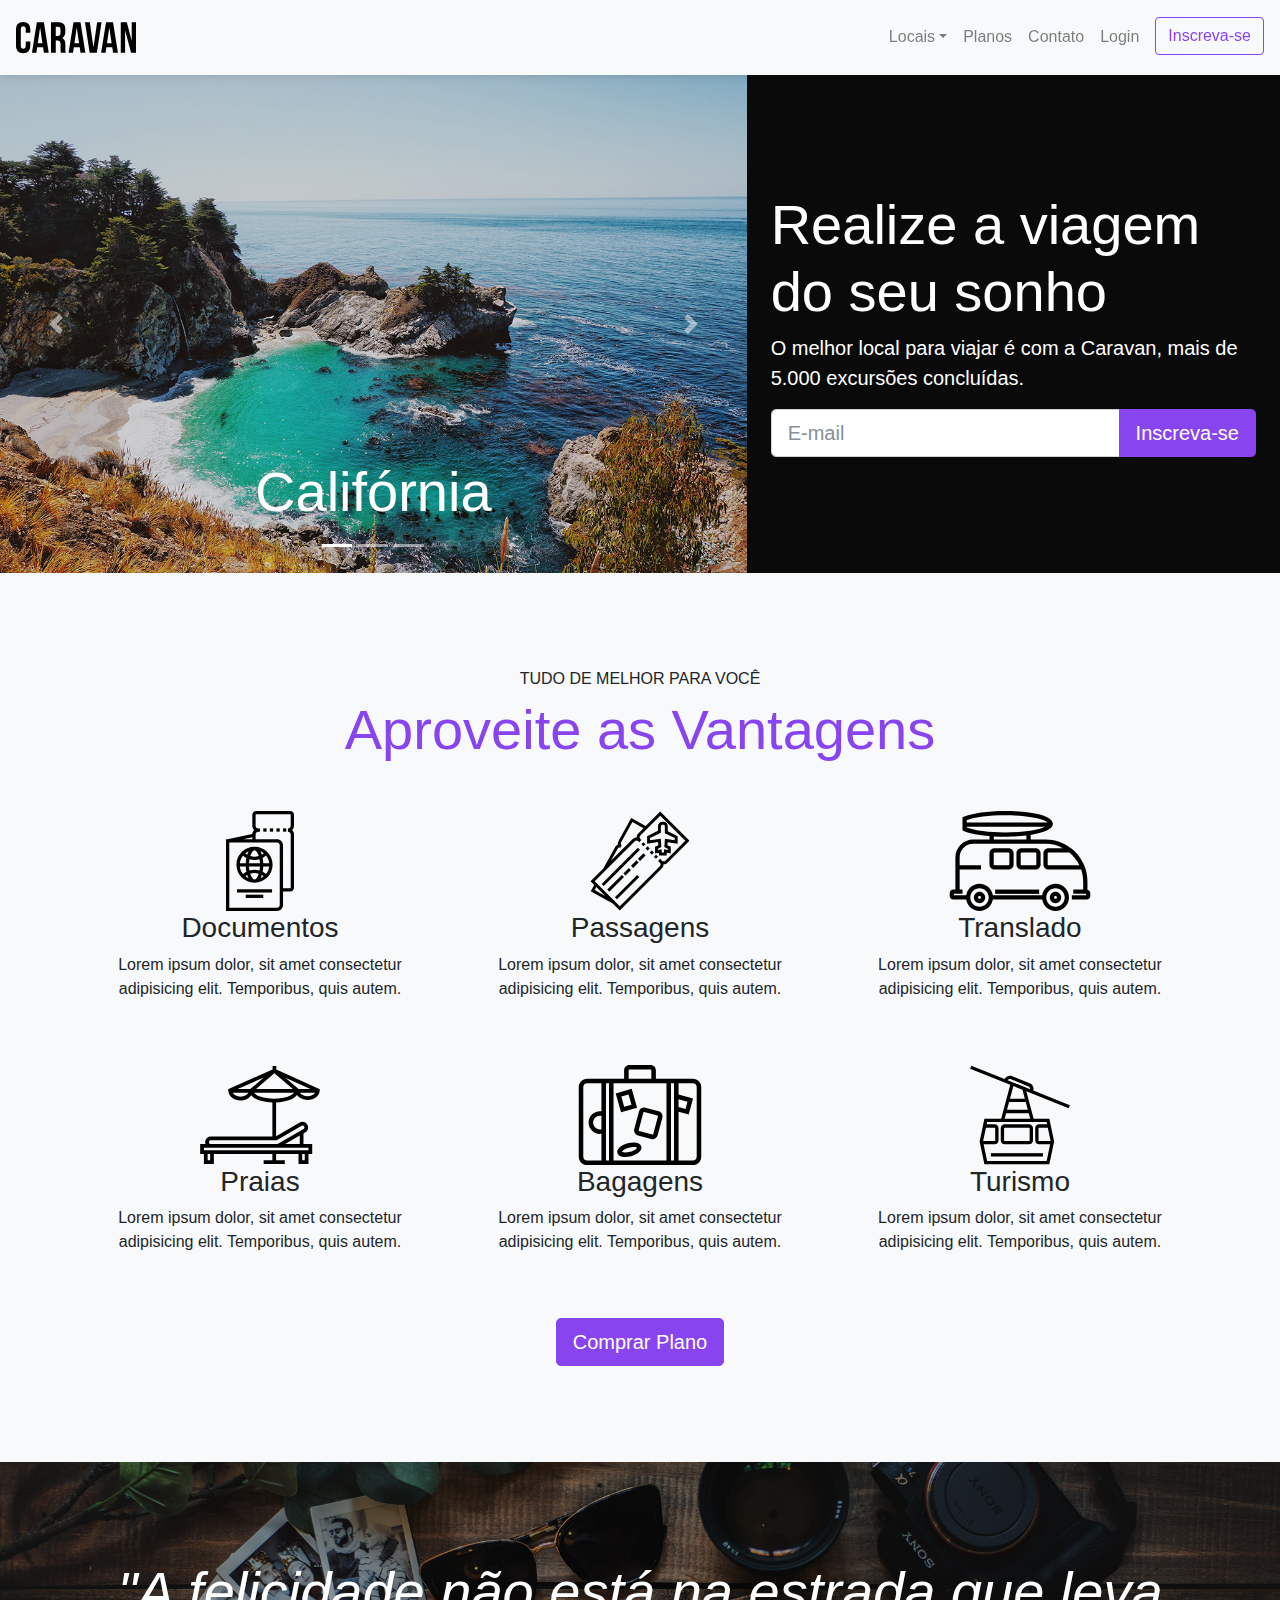
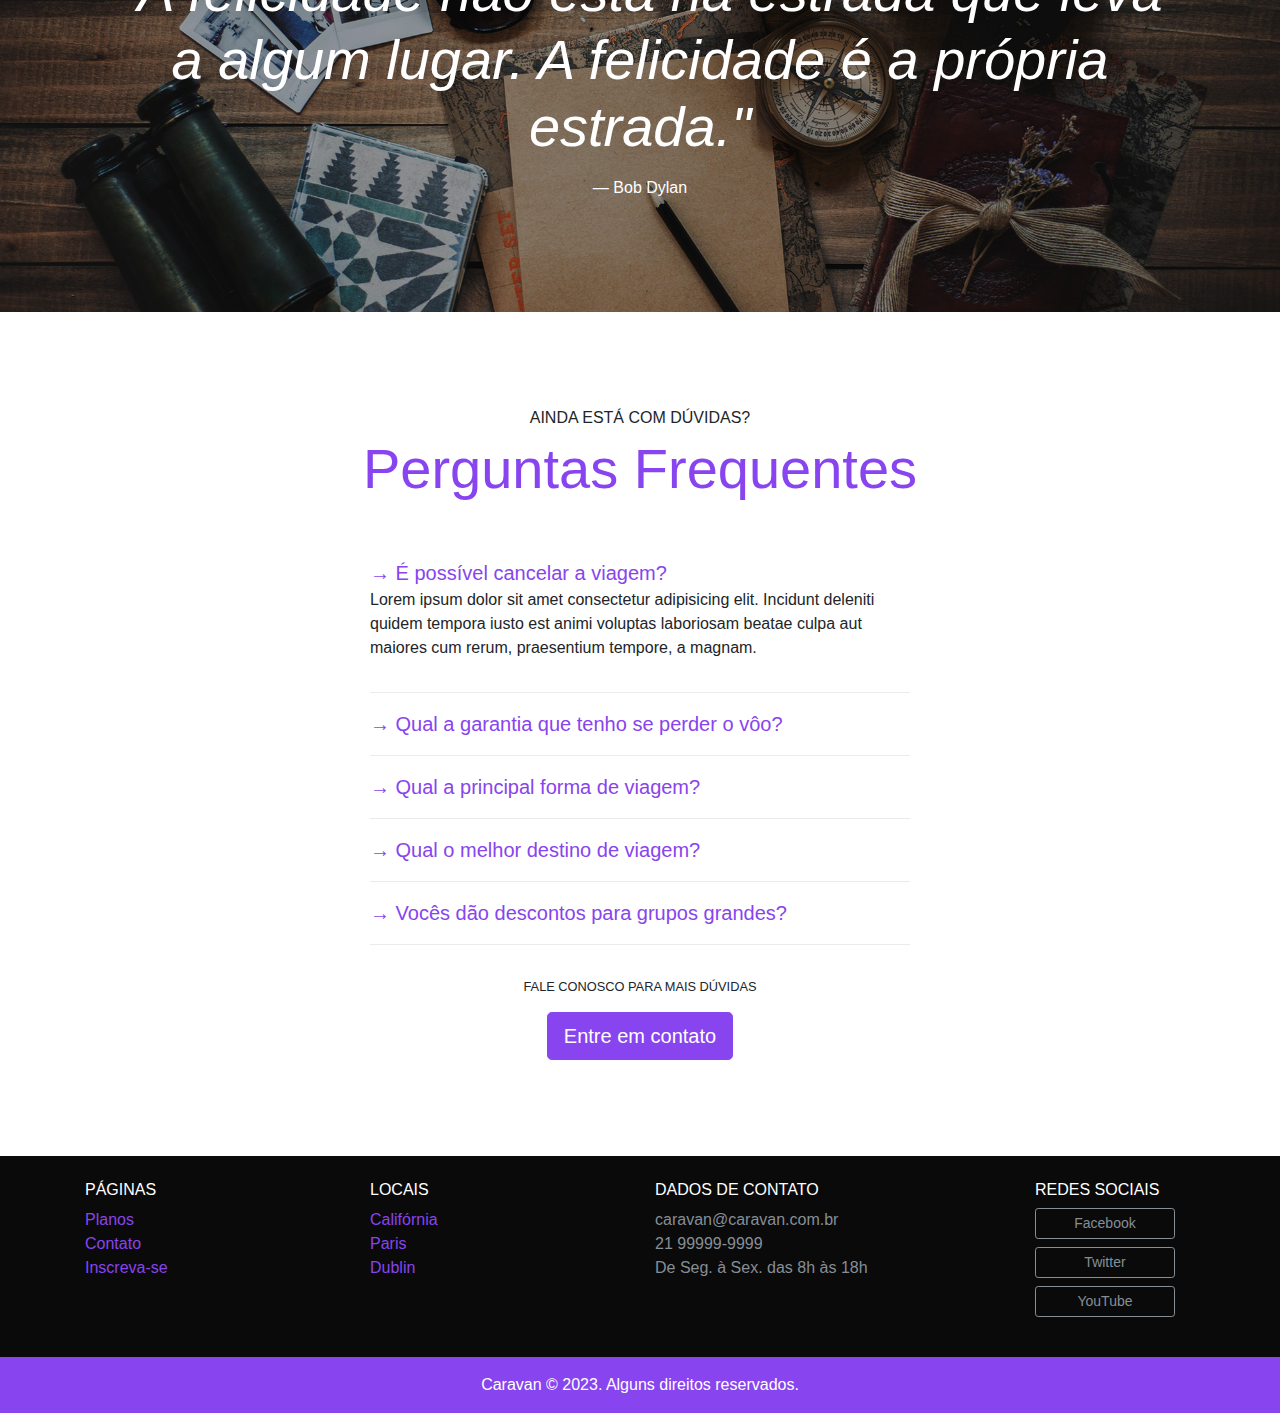
<file: index.html>
<!DOCTYPE html>
<html lang="pt-br">

<head>
  <meta charset="utf-8">
  <meta name="viewport" content="width=device-width, initial-scale=1">
  <title>Caravan</title>
  <link rel="stylesheet" href="./css/bootstrap.css">
  <link rel="stylesheet" href="./css/style.css">
</head>

<body>

  <!-- Modal -->
  <div class="modal fade" id="modalLogin" tabindex="-1" role="dialog" aria-labelledby="modalLoginTitulo"
    aria-hidden="true">
    <div class="modal-dialog" role="document">
      <div class="modal-content">
        <div class="modal-header">
          <h5 class="modal-title" id="modalLoginTitulo">Entre na Sua Conta</h5>
          <button type="button" class="close" data-dismiss="modal" aria-label="Fechar">
            <span aria-hidden="true">&times;</span>
          </button>
        </div>
        <div class="modal-body">
          <form>
            <div class="form-group">
              <label for="inputLoginEmail">E-mail</label>
              <input type="email" class="form-control" id="inputLoginEmail">
            </div>
            <div class="form-group">
              <label for="inputLoginSenha">Senha</label>
              <input type="password" class="form-control" id="inputLoginSenha">
            </div>
            <button type="submit" class="btn btn-primary">Entrar na Conta</button>
            <small class="form-text text-muted">Esqueceu a senha? <a href="#" class="text-primary">Clique
                aqui.</a></small>
          </form>
        </div>
      </div>
    </div>
  </div>
  <!-- Fecha Modal -->

  <nav class="navbar navbar-expand-md navbar-light bg-light fixed-top py-3 box-shadow">
    <a href="index.html" class="navbar-brand">
      <img src="./img/caravan.svg" alt="Caravan">
    </a>

    <button class="navbar-toggler" type="button" data-toggle="collapse" data-target="#navbarSupportedContent"
      aria-controls="navbarSupportedContent" aria-expanded="false" aria-label="Abrir navegação">
      <span class="navbar-toggler-icon"></span>
    </button>

    <div class="collapse navbar-collapse" id="navbarSupportedContent">
      <ul class="navbar-nav ml-auto">
        <li class="nav-item dropdown">
          <a href="#" class="nav-link dropdown-toggle" id="navbarDropdown" role="button" data-toggle="dropdown"
            aria-haspopup="true" aria-expanded="false">Locais</a>
          <div class="dropdown-menu" aria-labelledby="navbarDropdown">
            <a href="local.html" class="dropdown-item">California</a>
            <a href="local.html" class="dropdown-item">Paris</a>
            <a href="local.html" class="dropdown-item">Dublin</a>
          </div>
        </li>
        <li class="nav-item">
          <a href="planos.html" class="nav-link">Planos</a>
        </li>
        <li class="nav-item">
          <a href="contato.html" class="nav-link">Contato</a>
        </li>
        <li class="nav-item">
          <a href="#" class="nav-link" data-toggle="modal" data-target="#modalLogin">Login</a>
        </li>
        <li class="nav-item">
          <a href="inscricao.html" class="btn btn-outline-primary ml-md-2">Inscreva-se</a>
        </li>
      </ul>
    </div>
  </nav>

  <section class="container-fluid">
    <div class="row bg-dark text-white">
      <div class="col-lg-7 p-0">
        <div id="carouselCidades" class="carousel slide" data-ride="carousel">
          <ol class="carousel-indicators">
            <li data-target="#carouselCidades" data-slide-to="0" class="active"></li>
            <li data-target="#carouselCidades" data-slide-to="1"></li>
            <li data-target="#carouselCidades" data-slide-to="2"></li>
          </ol>
          <div class="carousel-inner">
            <div class="carousel-item active">
              <img src="./img/california.jpg" alt="Califórnia" class="d-block w-100">
              <div class="carousel-caption">
                <h3 class="display-4">Califórnia</h3>
              </div>
            </div>
            <div class="carousel-item">
              <img src="./img/paris.jpg" alt="Paris" class="d-block w-100">
              <div class="carousel-caption">
                <h3 class="display-4">Paris</h3>
              </div>
            </div>
            <div class="carousel-item">
              <img src="./img/dublin.jpg" alt="Dublin" class="d-block w-100">
              <div class="carousel-caption">
                <h3 class="display-4">Dublin</h3>
              </div>
            </div>
            <a href="#carouselCidades" class="carousel-control-prev" role="button" data-slide="prev">
              <span class="carousel-control-prev-icon" aria-hidden="true"></span>
              <span class="sr-only">Anterior</span>
            </a>
            <a href="#carouselCidades" class="carousel-control-next" role="button" data-slide="next">
              <span class="carousel-control-next-icon" aria-hidden="true"></span>
              <span class="sr-only">Próximo</span>
            </a>
          </div>
        </div>
      </div>

      <div class="col-lg-5 p-4 align-self-center">
        <h1 class="display-4">Realize a viagem do seu sonho</h1>
        <p class="lead">O melhor local para viajar é com a Caravan, mais de 5.000 excursões concluídas.</p>
        <form action="">
          <div class="input-group input-group-lg">
            <input type="text" class="form-control" placeholder="E-mail" aria-label="E-mail">
            <span class="input-group-btn">
              <button class="btn btn-primary" type="button">Inscreva-se
              </button>
            </span>
          </div>
        </form>
      </div>
    </div>
  </section>

  <section class="py-5 bg-light text-center">
    <div class="container">
      <div class="my-5">
        <span class="h6 d-block">TUDO DE MELHOR PARA VOCÊ</span>
        <h2 class="display-4 text-primary">Aproveite as Vantagens</h2>
      </div>
      <div class="row">
        <div class="col-xl-4 col-md-6 pb-5">
          <div style="height: 100px;" class="d-flex justify-content-center">
            <img src="./img/icones/passaporte.svg" alt="Passaporte">
          </div>
          <h3>Documentos</h3>
          <p>Lorem ipsum dolor, sit amet consectetur adipisicing elit. Temporibus, quis autem.</p>
        </div>
        <div class="col-xl-4 col-md-6 pb-5">
          <div style="height: 100px;" class="d-flex justify-content-center">
            <img src="./img/icones/passagens.svg" alt="Passagens">
          </div>
          <h3>Passagens</h3>
          <p>Lorem ipsum dolor, sit amet consectetur adipisicing elit. Temporibus, quis autem.</p>
        </div>
        <div class="col-xl-4 col-md-6 pb-5">
          <div style="height: 100px;" class="d-flex justify-content-center">
            <img src="./img/icones/translado.svg" alt="Translado">
          </div>
          <h3>Translado</h3>
          <p>Lorem ipsum dolor, sit amet consectetur adipisicing elit. Temporibus, quis autem.</p>
        </div>
        <div class="col-xl-4 col-md-6 pb-5">
          <div style="height: 100px;" class="d-flex justify-content-center">
            <img src="./img/icones/praias.svg" alt="Praias">
          </div>
          <h3>Praias</h3>
          <p>Lorem ipsum dolor, sit amet consectetur adipisicing elit. Temporibus, quis autem.</p>
        </div>
        <div class="col-xl-4 col-md-6 pb-5">
          <div style="height: 100px;" class="d-flex justify-content-center">
            <img src="./img/icones/bagagens.svg" alt="Bagagens">
          </div>
          <h3>Bagagens</h3>
          <p>Lorem ipsum dolor, sit amet consectetur adipisicing elit. Temporibus, quis autem.</p>
        </div>
        <div class="col-xl-4 col-md-6 pb-5">
          <div style="height: 100px;" class="d-flex justify-content-center">
            <img src="./img/icones/turismo.svg" alt="Turismo">
          </div>
          <h3>Turismo</h3>
          <p>Lorem ipsum dolor, sit amet consectetur adipisicing elit. Temporibus, quis autem.</p>
        </div>
      </div>
      <a href="planos.html" class="btn btn-primary btn-lg mb-5">Comprar Plano</a>
    </div>
  </section>

  <section id="home-quote" class="p-md-5">
    <blockquote class="blockquote text-center text-white p-md-5 p-3">
      <p class="display-4"><em>"A felicidade não está na estrada que leva a algum lugar. A felicidade é a própria
          estrada."</em></p>
      <footer class="blockquote-footer text-white">Bob Dylan</footer>
    </blockquote>
  </section>

  <section class="container py-5">
    <div class="my-5 text-center">
      <span class="h6 d-block">AINDA ESTÁ COM DÚVIDAS?</span>
      <h2 class="display-4 text-primary">Perguntas Frequentes</h2>
    </div>
    <div class="row justify-content-center">
      <div class="col-md-6" id="perguntasFrequentes" data-children=".pergunta">
        <div class="pergunta py-2">
          <a href="#pergunta1" class="lead" data-toggle="collapse" data-parent="#perguntasFrequentes"
            aria-expanded="true" aria-controls="pergunta1">→ É possível
            cancelar a viagem?</a>
          <div id="pergunta1" class="collapse show" role="tabpanel">
            <p>Lorem ipsum dolor sit amet consectetur adipisicing elit. Incidunt deleniti quidem tempora iusto est animi
              voluptas laboriosam beatae culpa aut maiores cum rerum, praesentium tempore, a magnam.</p>
          </div>
        </div>
        <div class="dropdown-divider"></div>
        <div class="pergunta py-2">
          <a href="#pergunta2" class="lead" data-toggle="collapse" data-parent="#perguntasFrequentes"
            aria-expanded="true" aria-controls="pergunta2">→ Qual a garantia que tenho se perder o vôo?</a>
          <div id="pergunta2" class="collapse" role="tabpanel">
            <p>Lorem ipsum dolor sit amet consectetur adipisicing elit. Incidunt deleniti quidem tempora iusto est animi
              voluptas laboriosam beatae culpa aut maiores cum rerum, praesentium tempore, a magnam.</p>
          </div>
        </div>
        <div class="dropdown-divider"></div>
        <div class="pergunta py-2">
          <a href="#pergunta3" class="lead" data-toggle="collapse" data-parent="#perguntasFrequentes"
            aria-expanded="true" aria-controls="pergunta3">→ Qual a principal forma de viagem?</a>
          <div id="pergunta3" class="collapse" role="tabpanel">
            <p>Lorem ipsum dolor sit amet consectetur adipisicing elit. Incidunt deleniti quidem tempora iusto est
              animi
              voluptas laboriosam beatae culpa aut maiores cum rerum, praesentium tempore, a magnam.</p>
          </div>
        </div>
        <div class="dropdown-divider"></div>
        <div class="pergunta py-2">
          <a href="#pergunta4" class="lead" data-toggle="collapse" data-parent="#perguntasFrequentes"
            aria-expanded="true" aria-controls="pergunta4">→ Qual o melhor destino de viagem?</a>
          <div id="pergunta4" class="collapse" role="tabpanel">
            <p>Lorem ipsum dolor sit amet consectetur adipisicing elit. Incidunt deleniti quidem tempora iusto est
              animi
              voluptas laboriosam beatae culpa aut maiores cum rerum, praesentium tempore, a magnam.</p>
          </div>
        </div>
        <div class="dropdown-divider"></div>
        <div class="pergunta py-2">
          <a href="#pergunta5" class="lead" data-toggle="collapse" data-parent="#perguntasFrequentes"
            aria-expanded="true" aria-controls="pergunta5">→ Vocês dão descontos para grupos grandes?</a>
          <div id="pergunta5" class="collapse" role="tabpanel">
            <p>Lorem ipsum dolor sit amet consectetur adipisicing elit. Incidunt deleniti quidem tempora iusto est
              animi
              voluptas laboriosam beatae culpa aut maiores cum rerum, praesentium tempore, a magnam.</p>
          </div>
        </div>
        <div class="dropdown-divider"></div>
      </div>
    </div>
    <div class="text-center mt-4">
      <p class="small">FALE CONOSCO PARA MAIS DÚVIDAS</p>
      <a href="contato.html" class="btn btn-primary btn-lg mb-5">Entre em contato</a>
    </div>
  </section>

  <footer class="bg-dark text-white">
    <div class="container py-4">
      <div class="row">
        <div class="col-md-3 col-6">
          <h4 class="h6">PÁGINAS</h4>
          <ul class="list-unstyled">
            <li><a href="planos.html">Planos</a></li>
            <li><a href="contato.html">Contato</a></li>
            <li><a href="inscricao.html">Inscreva-se</a></li>
          </ul>
        </div>
        <div class="col-md-3 col-6">
          <h4 class=" h6">LOCAIS</h4>
          <ul class="list-unstyled">
            <li><a href="local.html">Califórnia</a></li>
            <li><a href="local.html">Paris</a></li>
            <li><a href="local.html">Dublin</a></li>
          </ul>
        </div>
        <div class="col-md-4">
          <h4 class="h6">DADOS DE CONTATO</h4>
          <ul class="list-unstyled text-secondary">
            <li>caravan@caravan.com.br</li>
            <li>21 99999-9999</li>
            <li>De Seg. à Sex. das 8h às 18h</li>
          </ul>
        </div>
        <div class="col-md-2">
          <h4 class="h6">REDES SOCIAIS</h4>
          <ul class="list-unstyled text-secondary">
            <li>
              <a href="" style="max-width:140px" class="btn btn-outline-secondary btn-sm btn-block mb-2">Facebook</a>
            </li>
            <li>
              <a href="" style="max-width:140px" class="btn btn-outline-secondary btn-sm btn-block mb-2">Twitter</a>
            </li>
            <li>
              <a href="" style="max-width:140px" class="btn btn-outline-secondary btn-sm btn-block">YouTube</a>
            </li>
          </ul>
        </div>
      </div>
    </div>
    <div class="bg-primary text-center py-3">
      <p class="mb-0">Caravan © 2023. Alguns direitos reservados.</p>
    </div>
  </footer>

  <script src="./js/jquery-3.2.1.slim.min.js"></script>
  <script src="./js/popper.min.js"></script>
  <script src="./js/bootstrap.js"></script>
  <script src="./js/main.js"></script>

</body>

</html>
</file>
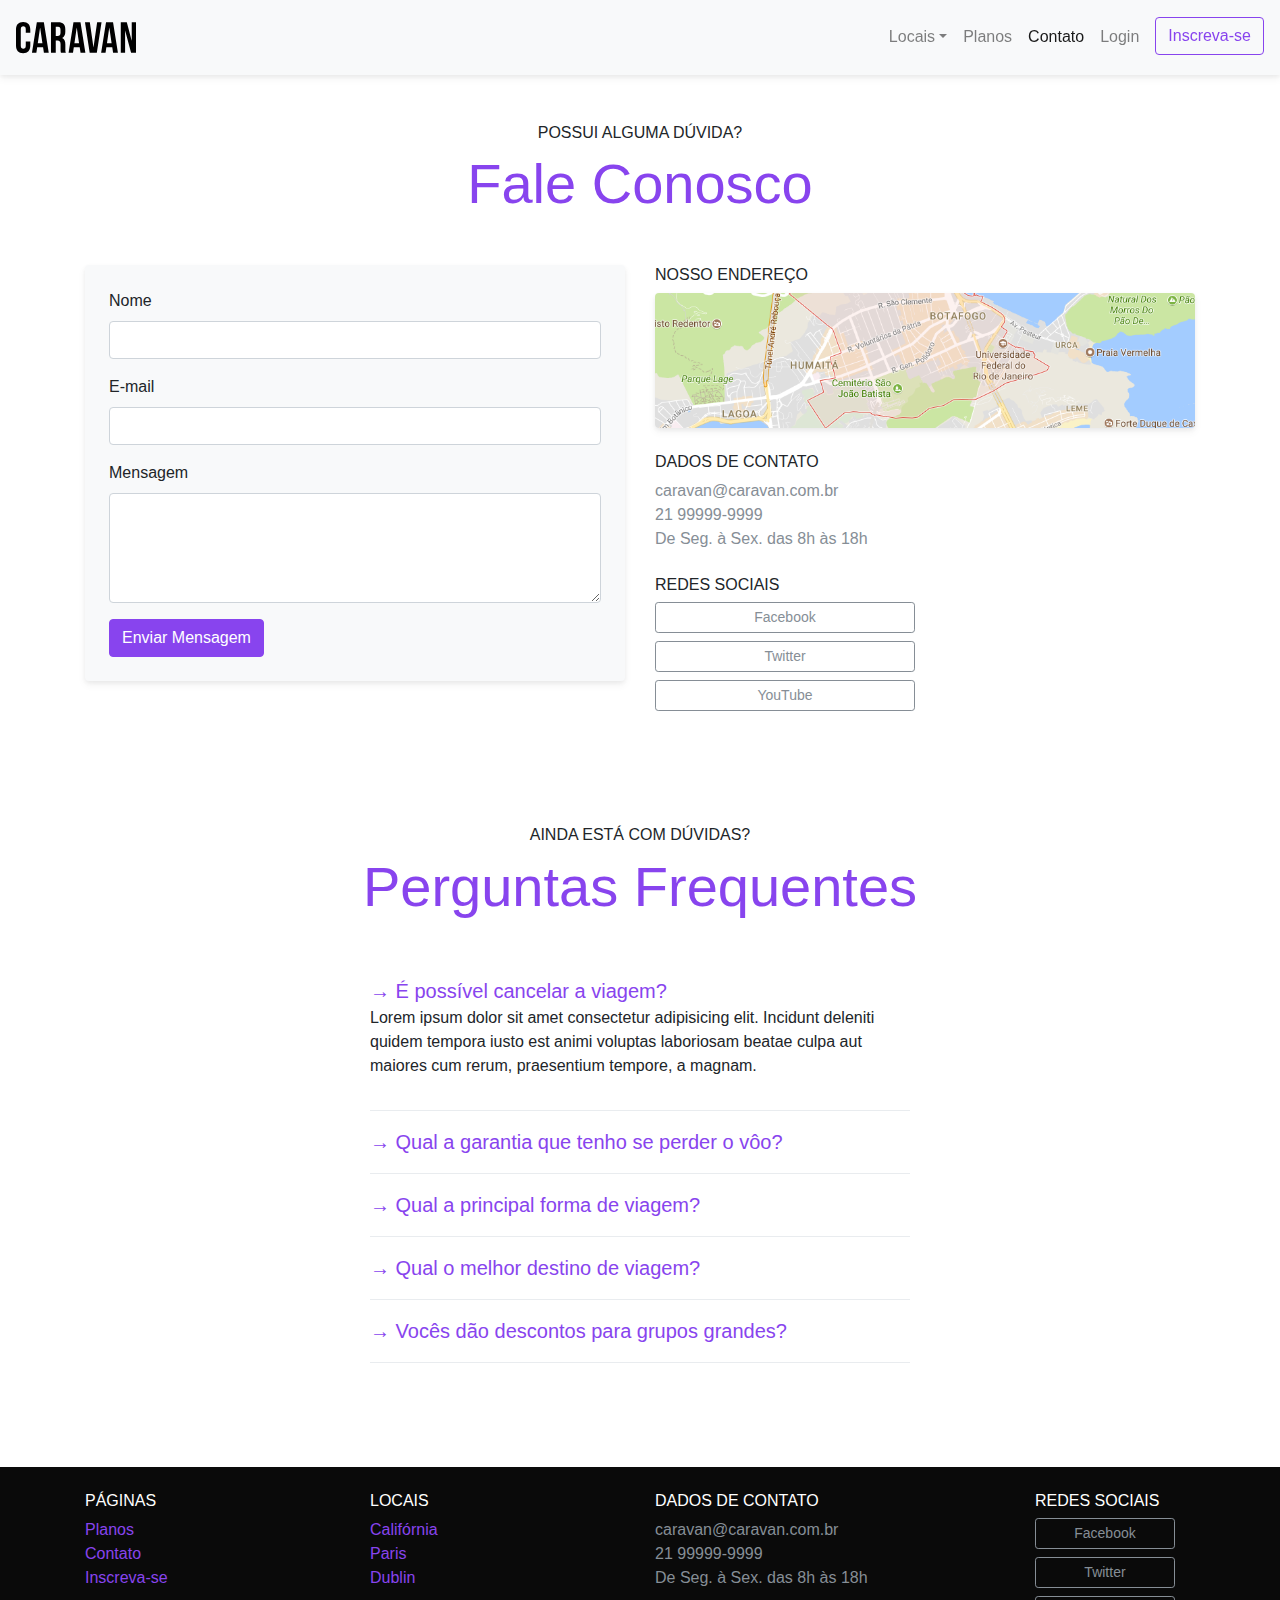
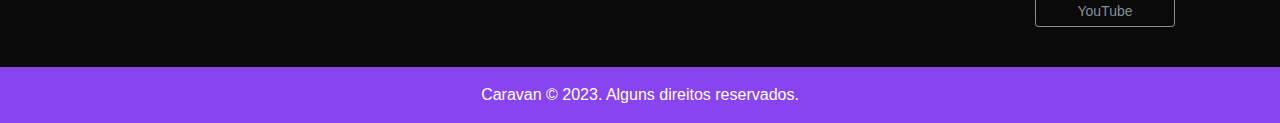
<file: contato.html>
<!DOCTYPE html>
<html lang="pt-br">

<head>
  <meta charset="utf-8">
  <meta name="viewport" content="width=device-width, initial-scale=1">
  <title>Caravan - Contato</title>
  <link rel="stylesheet" href="./css/bootstrap.css">
  <link rel="stylesheet" href="./css/style.css">
</head>

<body>

  <!-- Modal -->
  <div class="modal fade" id="modalLogin" tabindex="-1" role="dialog" aria-labelledby="modalLoginTitulo"
    aria-hidden="true">
    <div class="modal-dialog" role="document">
      <div class="modal-content">
        <div class="modal-header">
          <h5 class="modal-title" id="modalLoginTitulo">Entre na Sua Conta</h5>
          <button type="button" class="close" data-dismiss="modal" aria-label="Fechar">
            <span aria-hidden="true">&times;</span>
          </button>
        </div>
        <div class="modal-body">
          <form>
            <div class="form-group">
              <label for="inputLoginEmail">E-mail</label>
              <input type="email" class="form-control" id="inputLoginEmail">
            </div>
            <div class="form-group">
              <label for="inputLoginSenha">Senha</label>
              <input type="password" class="form-control" id="inputLoginSenha">
            </div>
            <button type="submit" class="btn btn-primary">Entrar na Conta</button>
            <small class="form-text text-muted">Esqueceu a senha? <a href="#" class="text-primary">Clique
                aqui.</a></small>
          </form>
        </div>
      </div>
    </div>
  </div>
  <!-- Fecha Modal -->

  <nav class="navbar navbar-expand-md navbar-light bg-light fixed-top py-3 box-shadow">
    <a href="index.html" class="navbar-brand">
      <img src="./img/caravan.svg" alt="Caravan">
    </a>

    <button class="navbar-toggler" type="button" data-toggle="collapse" data-target="#navbarSupportedContent"
      aria-controls="navbarSupportedContent" aria-expanded="false" aria-label="Abrir navegação">
      <span class="navbar-toggler-icon"></span>
    </button>

    <div class="collapse navbar-collapse" id="navbarSupportedContent">
      <ul class="navbar-nav ml-auto">
        <li class="nav-item dropdown">
          <a href="#" class="nav-link dropdown-toggle" id="navbarDropdown" role="button" data-toggle="dropdown"
            aria-haspopup="true" aria-expanded="false">Locais</a>
          <div class="dropdown-menu" aria-labelledby="navbarDropdown">
            <a href="local.html" class="dropdown-item">California</a>
            <a href="local.html" class="dropdown-item">Paris</a>
            <a href="local.html" class="dropdown-item">Dublin</a>
          </div>
        </li>
        <li class="nav-item">
          <a href="planos.html" class="nav-link">Planos</a>
        </li>
        <li class="nav-item">
          <a href="contato.html" class="nav-link active">Contato</a>
        </li>
        <li class="nav-item">
          <a href="#" class="nav-link" data-toggle="modal" data-target="#modalLogin">Login</a>
        </li>
        <li class="nav-item">
          <a href="inscricao.html" class="btn btn-outline-primary ml-md-2">Inscreva-se</a>
        </li>
      </ul>
    </div>
  </nav>

  <section class="container">
    <div class="text-center my-5">
      <span class="h6 d-block">POSSUI ALGUMA DÚVIDA?</span>
      <h1 class="display-4 text-primary">Fale Conosco</h1>
    </div>
    <div class="row">
      <div class="col-lg mb-5">
        <form class="bg-light rounded p-4 box-shadow">
          <div class="form-group">
            <label for="clienteNome">Nome</label>
            <input type="text" class="form-control" id="clienteNome">
          </div>
          <div class="form-group">
            <label for="clienteEmail">E-mail</label>
            <input type="email" class="form-control" id="clienteEmail">
          </div>
          <div class="form-group">
            <label for="clienteMensagem">Mensagem</label>
            <textarea id="clienteMensagem" class="form-control" rows="4"></textarea>
          </div>
          <button type="submit" class="btn btn-primary">Enviar Mensagem</button>
        </form>
      </div>
      <div class="col-lg">
        <h2 class="h6">NOSSO ENDEREÇO</h2>
        <a href="https://www.google.com.br/maps" target="_blank"><img src="./img/mapa.png"
            class="img-fluid box-shadow rounded mb-4" alt="Endereço da Empresa"></a>
        <h2 class="h6">DADOS DE CONTATO</h2>
        <ul class="list-unstyled text-secondary mb-4">
          <li>caravan@caravan.com.br</li>
          <li>21 99999-9999</li>
          <li>De Seg. à Sex. das 8h às 18h</li>
        </ul>
        <h2 class="h6">REDES SOCIAIS</h2>
        <ul class="list-unstyled text-secondary" style="max-width:260px">
          <li>
            <a href="" class="btn btn-outline-secondary btn-sm btn-block mb-2">Facebook</a>
          </li>
          <li>
            <a href="" class="btn btn-outline-secondary btn-sm btn-block mb-2">Twitter</a>
          </li>
          <li>
            <a href="" class="btn btn-outline-secondary btn-sm btn-block">YouTube</a>
          </li>
        </ul>
      </div>
    </div>
  </section>

  <section class="container py-5">
    <div class="my-5 text-center">
      <span class="h6 d-block">AINDA ESTÁ COM DÚVIDAS?</span>
      <h2 class="display-4 text-primary">Perguntas Frequentes</h2>
    </div>
    <div class="row justify-content-center">
      <div class="col-md-6" id="perguntasFrequentes" data-children=".pergunta">
        <div class="pergunta py-2">
          <a href="#pergunta1" class="lead" data-toggle="collapse" data-parent="#perguntasFrequentes"
            aria-expanded="true" aria-controls="pergunta1">→ É possível
            cancelar a viagem?</a>
          <div id="pergunta1" class="collapse show" role="tabpanel">
            <p>Lorem ipsum dolor sit amet consectetur adipisicing elit. Incidunt deleniti quidem tempora iusto est animi
              voluptas laboriosam beatae culpa aut maiores cum rerum, praesentium tempore, a magnam.</p>
          </div>
        </div>
        <div class="dropdown-divider"></div>
        <div class="pergunta py-2">
          <a href="#pergunta2" class="lead" data-toggle="collapse" data-parent="#perguntasFrequentes"
            aria-expanded="true" aria-controls="pergunta2">→ Qual a garantia que tenho se perder o vôo?</a>
          <div id="pergunta2" class="collapse" role="tabpanel">
            <p>Lorem ipsum dolor sit amet consectetur adipisicing elit. Incidunt deleniti quidem tempora iusto est animi
              voluptas laboriosam beatae culpa aut maiores cum rerum, praesentium tempore, a magnam.</p>
          </div>
        </div>
        <div class="dropdown-divider"></div>
        <div class="pergunta py-2">
          <a href="#pergunta3" class="lead" data-toggle="collapse" data-parent="#perguntasFrequentes"
            aria-expanded="true" aria-controls="pergunta3">→ Qual a principal forma de viagem?</a>
          <div id="pergunta3" class="collapse" role="tabpanel">
            <p>Lorem ipsum dolor sit amet consectetur adipisicing elit. Incidunt deleniti quidem tempora iusto est
              animi
              voluptas laboriosam beatae culpa aut maiores cum rerum, praesentium tempore, a magnam.</p>
          </div>
        </div>
        <div class="dropdown-divider"></div>
        <div class="pergunta py-2">
          <a href="#pergunta4" class="lead" data-toggle="collapse" data-parent="#perguntasFrequentes"
            aria-expanded="true" aria-controls="pergunta4">→ Qual o melhor destino de viagem?</a>
          <div id="pergunta4" class="collapse" role="tabpanel">
            <p>Lorem ipsum dolor sit amet consectetur adipisicing elit. Incidunt deleniti quidem tempora iusto est
              animi
              voluptas laboriosam beatae culpa aut maiores cum rerum, praesentium tempore, a magnam.</p>
          </div>
        </div>
        <div class="dropdown-divider"></div>
        <div class="pergunta py-2">
          <a href="#pergunta5" class="lead" data-toggle="collapse" data-parent="#perguntasFrequentes"
            aria-expanded="true" aria-controls="pergunta5">→ Vocês dão descontos para grupos grandes?</a>
          <div id="pergunta5" class="collapse" role="tabpanel">
            <p>Lorem ipsum dolor sit amet consectetur adipisicing elit. Incidunt deleniti quidem tempora iusto est
              animi
              voluptas laboriosam beatae culpa aut maiores cum rerum, praesentium tempore, a magnam.</p>
          </div>
        </div>
        <div class="dropdown-divider"></div>
      </div>
    </div>
  </section>


  <footer class="bg-dark text-white mt-5">
    <div class="container py-4">
      <div class="row">
        <div class="col-md-3 col-6">
          <h4 class="h6">PÁGINAS</h4>
          <ul class="list-unstyled">
            <li><a href="planos.html">Planos</a></li>
            <li><a href="contato.html">Contato</a></li>
            <li><a href="inscricao.html">Inscreva-se</a></li>
          </ul>
        </div>
        <div class="col-md-3 col-6">
          <h4 class=" h6">LOCAIS</h4>
          <ul class="list-unstyled">
            <li><a href="local.html">Califórnia</a></li>
            <li><a href="local.html">Paris</a></li>
            <li><a href="local.html">Dublin</a></li>
          </ul>
        </div>
        <div class="col-md-4">
          <h4 class="h6">DADOS DE CONTATO</h4>
          <ul class="list-unstyled text-secondary">
            <li>caravan@caravan.com.br</li>
            <li>21 99999-9999</li>
            <li>De Seg. à Sex. das 8h às 18h</li>
          </ul>
        </div>
        <div class="col-md-2">
          <h4 class="h6">REDES SOCIAIS</h4>
          <ul class="list-unstyled text-secondary">
            <li>
              <a href="" style="max-width:140px" class="btn btn-outline-secondary btn-sm btn-block mb-2">Facebook</a>
            </li>
            <li>
              <a href="" style="max-width:140px" class="btn btn-outline-secondary btn-sm btn-block mb-2">Twitter</a>
            </li>
            <li>
              <a href="" style="max-width:140px" class="btn btn-outline-secondary btn-sm btn-block">YouTube</a>
            </li>
          </ul>
        </div>
      </div>
    </div>
    <div class="bg-primary text-center py-3">
      <p class="mb-0">Caravan © 2023. Alguns direitos reservados.</p>
    </div>
  </footer>

  <script src="./js/jquery-3.2.1.slim.min.js"></script>
  <script src="./js/popper.min.js"></script>
  <script src="./js/bootstrap.js"></script>
  <script src="./js/main.js"></script>

</body>

</html>
</file>
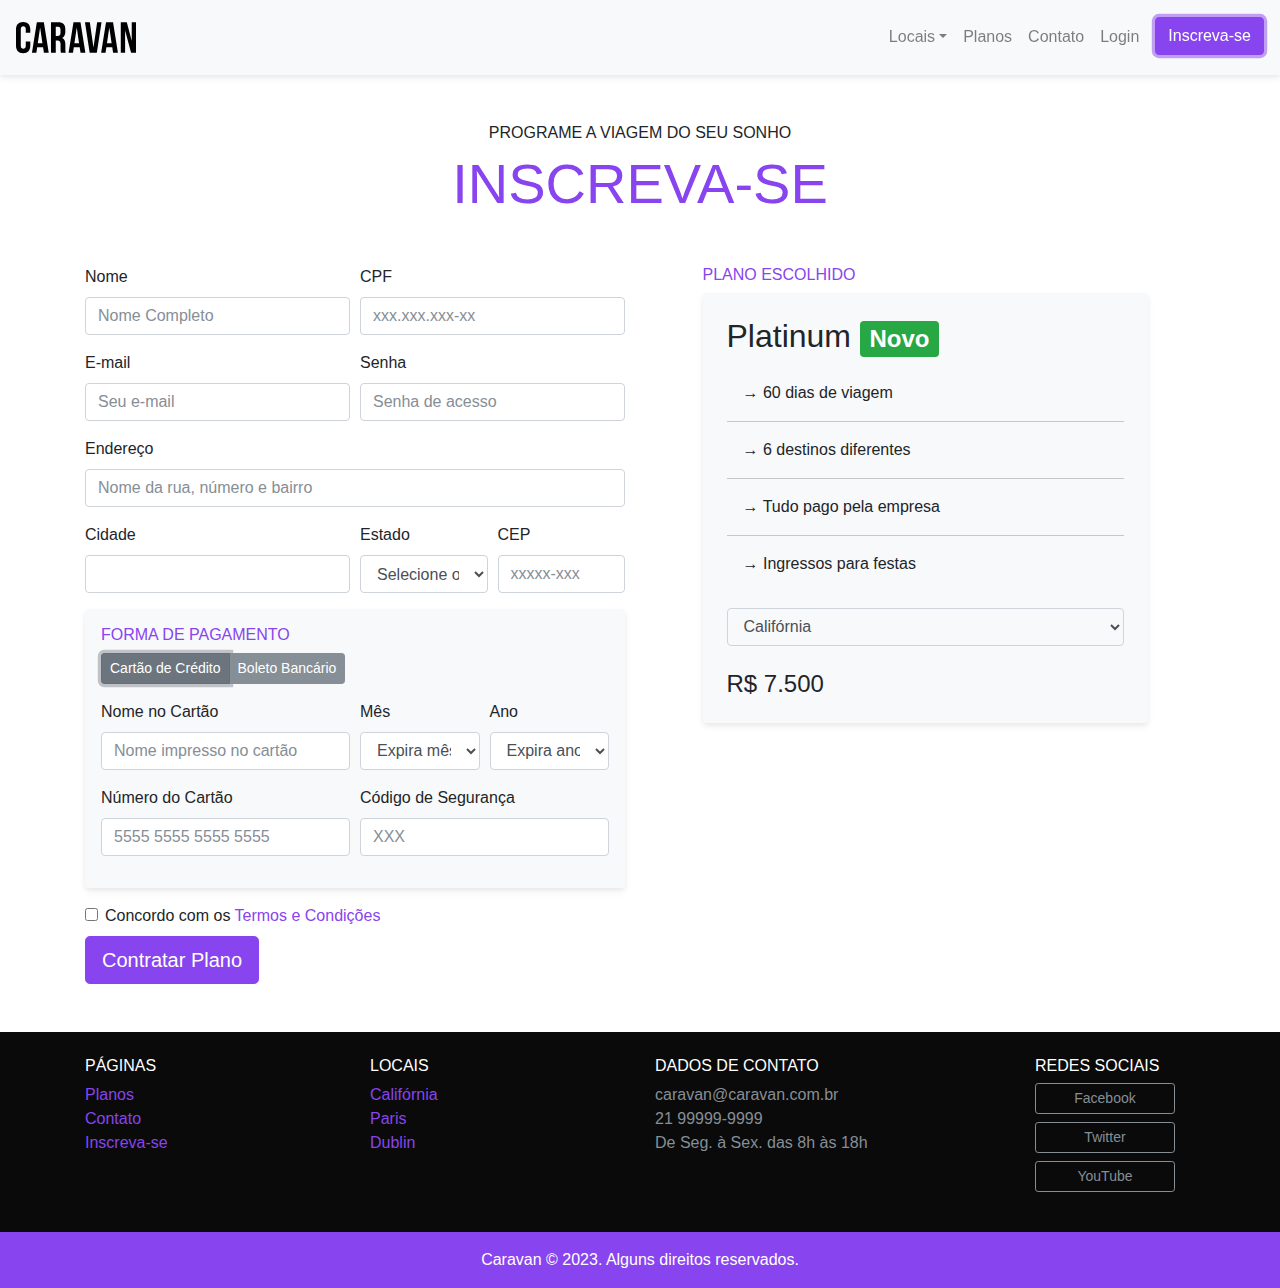
<file: inscricao.html>
<!DOCTYPE html>
<html lang="pt-br">

<head>
  <meta charset="utf-8">
  <meta name="viewport" content="width=device-width, initial-scale=1">
  <title>Caravan - Inscreva-se</title>
  <link rel="stylesheet" href="./css/bootstrap.css">
  <link rel="stylesheet" href="./css/style.css">
</head>

<body>

  <!-- Modal -->
  <div class="modal fade" id="modalLogin" tabindex="-1" role="dialog" aria-labelledby="modalLoginTitulo"
    aria-hidden="true">
    <div class="modal-dialog" role="document">
      <div class="modal-content">
        <div class="modal-header">
          <h5 class="modal-title" id="modalLoginTitulo">Entre na Sua Conta</h5>
          <button type="button" class="close" data-dismiss="modal" aria-label="Fechar">
            <span aria-hidden="true">&times;</span>
          </button>
        </div>
        <div class="modal-body">
          <form>
            <div class="form-group">
              <label for="inputLoginEmail">E-mail</label>
              <input type="email" class="form-control" id="inputLoginEmail">
            </div>
            <div class="form-group">
              <label for="inputLoginSenha">Senha</label>
              <input type="password" class="form-control" id="inputLoginSenha">
            </div>
            <button type="submit" class="btn btn-primary">Entrar na Conta</button>
            <small class="form-text text-muted">Esqueceu a senha? <a href="#" class="text-primary">Clique
                aqui.</a></small>
          </form>
        </div>
      </div>
    </div>
  </div>
  <!-- Fecha Modal -->

  <nav class="navbar navbar-expand-md navbar-light bg-light fixed-top py-3 box-shadow">
    <a href="index.html" class="navbar-brand">
      <img src="./img/caravan.svg" alt="Caravan">
    </a>

    <button class="navbar-toggler" type="button" data-toggle="collapse" data-target="#navbarSupportedContent"
      aria-controls="navbarSupportedContent" aria-expanded="false" aria-label="Abrir navegação">
      <span class="navbar-toggler-icon"></span>
    </button>

    <div class="collapse navbar-collapse" id="navbarSupportedContent">
      <ul class="navbar-nav ml-auto">
        <li class="nav-item dropdown">
          <a href="#" class="nav-link dropdown-toggle" id="navbarDropdown" role="button" data-toggle="dropdown"
            aria-haspopup="true" aria-expanded="false">Locais</a>
          <div class="dropdown-menu" aria-labelledby="navbarDropdown">
            <a href="local.html" class="dropdown-item">California</a>
            <a href="local.html" class="dropdown-item">Paris</a>
            <a href="local.html" class="dropdown-item">Dublin</a>
          </div>
        </li>
        <li class="nav-item">
          <a href="planos.html" class="nav-link">Planos</a>
        </li>
        <li class="nav-item">
          <a href="contato.html" class="nav-link">Contato</a>
        </li>
        <li class="nav-item">
          <a href="#" class="nav-link" data-toggle="modal" data-target="#modalLogin">Login</a>
        </li>
        <li class="nav-item">
          <a href="inscricao.html" class="btn btn-outline-primary ml-md-2 active">Inscreva-se</a>
        </li>
      </ul>
    </div>
  </nav>

  <section class="container">
    <div class="text-center my-5">
      <span class="h6 d-block">PROGRAME A VIAGEM DO SEU SONHO</span>
      <h1 class="display-4 text-primary">INSCREVA-SE</h1>
    </div>
    <div class="row">
      <form class="col-lg-6">
        <div class="form-row">
          <div class="form-group col-md-6">
            <label for="inputNome">Nome</label>
            <input type="text" class="form-control" id="inputNome" placeholder="Nome Completo">
          </div>
          <div class="form-group col-md-6">
            <label for="inputCPF">CPF</label>
            <input type="text" class="form-control" id="inputCPF" placeholder="xxx.xxx.xxx-xx">
          </div>
        </div>
        <div class="form-row">
          <div class="form-group col-md-6">
            <label for="inputEmail">E-mail</label>
            <input type="email" class="form-control" id="inputEmail" placeholder="Seu e-mail">
          </div>
          <div class="form-group col-md-6">
            <label for="inputSenha">Senha</label>
            <input type="password" class="form-control" id="inputSenha" placeholder="Senha de acesso">
          </div>
          <div class="form-group col-12">
            <label for="inputEndereco">Endereço</label>
            <input type="password" class="form-control" id="inputEndereco" placeholder="Nome da rua, número e bairro">
          </div>
          <div class="form-group col-md-6">
            <label for="inputCidade">Cidade</label>
            <input type="password" class="form-control" id="inputCidade">
          </div>
          <div class="form-group col-md-3 col-6">
            <label for="inputEstado">Estado</label>
            <select id="inputEstado" class="form-control">
              <option>Selecione o Estado</option>
              <option>Rio de Janeiro</option>
              <option>São Paulo</option>
              <option>Paraná</option>
              <option>Ceará</option>
              <option>Acre</option>
            </select>
          </div>
          <div class="form-group col-md-3 col-6">
            <label for="inputCEP">CEP</label>
            <input type="password" class="form-control" id="inputCEP" placeholder="xxxxx-xxx">
          </div>
        </div>
        <div class="bg-light rounded box-shadow p-3 form-group">
          <h2 class="h6 text-primary">FORMA DE PAGAMENTO</h2>
          <nav class="nav btn-group mb-3" id="formaPagamento" role="tablist">
            <button type="button" class="btn btn-secondary btn-sm active" id="nav-cartao-tab" data-toggle="tab"
              href="#nav-cartao" role="tab" aria-controls="nav-cartao" aria-selected="true">Cartão de Crédito</button>
            <button type="button" class="btn btn-secondary btn-sm" id="nav-cartao-tab" data-toggle="tab"
              href="#nav-boleto" role="tab" aria-controls="nav-boleto" aria-selected="false">Boleto Bancário</button>
          </nav>
          <div class="tab-content" id="formaPagamentoConteudo">
            <div class="tab-pane fade show active" id="nav-cartao" role="tabpanel" aria-labelledby="nav-cartao-tab">
              <div class="form-row">
                <div class="form-group col-md-6">
                  <label for="inputNomeCartao">Nome no Cartão</label>
                  <input type="text" class="form-control" id="inputNomeCartao" placeholder="Nome impresso no cartão">
                </div>
                <div class="form-group col-md-3 col-6">
                  <label for="inputMes">Mês</label>
                  <select id="inputMes" class="form-control">
                    <option>Expira mês...</option>
                    <option>01</option>
                    <option>02</option>
                    <option>03</option>
                    <option>04</option>
                    <option>05</option>
                    <option>06</option>
                    <option>07</option>
                    <option>08</option>
                    <option>09</option>
                    <option>10</option>
                    <option>11</option>
                    <option>12</option>
                  </select>
                </div>
                <div class="form-group col-md-3 col-6">
                  <label for="inputAno">Ano</label>
                  <select id="inputAno" class="form-control">
                    <option>Expira ano...</option>
                    <option>2024</option>
                    <option>2025</option>
                    <option>2026</option>
                  </select>
                </div>
                <div class="form-group col-md-6">
                  <label for="inputNumeroCartao">Número do Cartão</label>
                  <input type="text" class="form-control" id="inputNumeroCartao" placeholder="5555 5555 5555 5555">
                </div>
                <div class="form-group col-md-6">
                  <label for="inputCodigoCartao">Código de Segurança</label>
                  <input type="text" class="form-control" id="inputCodigoCartao" placeholder="XXX">
                </div>
              </div>
            </div>
            <div class="tab-pane fade" id="nav-boleto" role="tabpanel" aria-labelledby="nav-boleto-tab">
              <p class="lead">Clique em contratar plano que enviaremos um boleto para o seu e-mail.</p>
            </div>
          </div>
        </div>
        <div class="form-check">
          <label class="form-check-label">
            <input type="checkbox" class="form-check-input">
            Concordo com os <a href="#" class="text-primary">Termos e Condições</a>
          </label>
        </div>
        <button type="submit" class="btn btn-primary btn-lg">Contratar Plano</button>
      </form>
      <div class="col-lg-5 mx-auto order-first order-lg-1 mb-5">
        <h2 class="h6 text-primary">PLANO ESCOLHIDO</h2>
        <div class="bg-light rounded p-4 box-shadow">
          <h2>Platinum <span class="badge badge-success">Novo</span></h2>
          <ul class="list-unstyled lista-plano">
            <li>→ 60 dias de viagem</li>
            <li>→ 6 destinos diferentes</li>
            <li>→ Tudo pago pela empresa</li>
            <li>→ Ingressos para festas</li>
          </ul>
          <form>
            <div class="form-group">
              <select id="inputCidades" class="form-control bg-light">
                <option>Selecione a cidade</option>
                <option selected>Califórnia</option>
                <option>Paris</option>
                <option>Dublin</option>
              </select>
            </div>
          </form>
          <div class="row mt-4">
            <div class="col">
              <span class="h4">R$ 7.500</span>
            </div>
          </div>
        </div>
      </div>
    </div>
  </section>

  <footer class=" bg-dark text-white mt-5">
    <div class="container py-4">
      <div class="row">
        <div class="col-md-3 col-6">
          <h4 class="h6">PÁGINAS</h4>
          <ul class="list-unstyled">
            <li><a href="planos.html">Planos</a></li>
            <li><a href="contato.html">Contato</a></li>
            <li><a href="inscricao.html">Inscreva-se</a></li>
          </ul>
        </div>
        <div class="col-md-3 col-6">
          <h4 class=" h6">LOCAIS</h4>
          <ul class="list-unstyled">
            <li><a href="local.html">Califórnia</a></li>
            <li><a href="local.html">Paris</a></li>
            <li><a href="local.html">Dublin</a></li>
          </ul>
        </div>
        <div class="col-md-4">
          <h4 class="h6">DADOS DE CONTATO</h4>
          <ul class="list-unstyled text-secondary">
            <li>caravan@caravan.com.br</li>
            <li>21 99999-9999</li>
            <li>De Seg. à Sex. das 8h às 18h</li>
          </ul>
        </div>
        <div class="col-md-2">
          <h4 class="h6">REDES SOCIAIS</h4>
          <ul class="list-unstyled text-secondary">
            <li>
              <a href="" style="max-width:140px" class="btn btn-outline-secondary btn-sm btn-block mb-2">Facebook</a>
            </li>
            <li>
              <a href="" style="max-width:140px" class="btn btn-outline-secondary btn-sm btn-block mb-2">Twitter</a>
            </li>
            <li>
              <a href="" style="max-width:140px" class="btn btn-outline-secondary btn-sm btn-block">YouTube</a>
            </li>
          </ul>
        </div>
      </div>
    </div>
    <div class="bg-primary text-center py-3">
      <p class="mb-0">Caravan © 2023. Alguns direitos reservados.</p>
    </div>
  </footer>

  <script src="./js/jquery-3.2.1.slim.min.js"></script>
  <script src="./js/popper.min.js"></script>
  <script src="./js/bootstrap.js"></script>
  <script src="./js/main.js"></script>

</body>

</html>
</file>
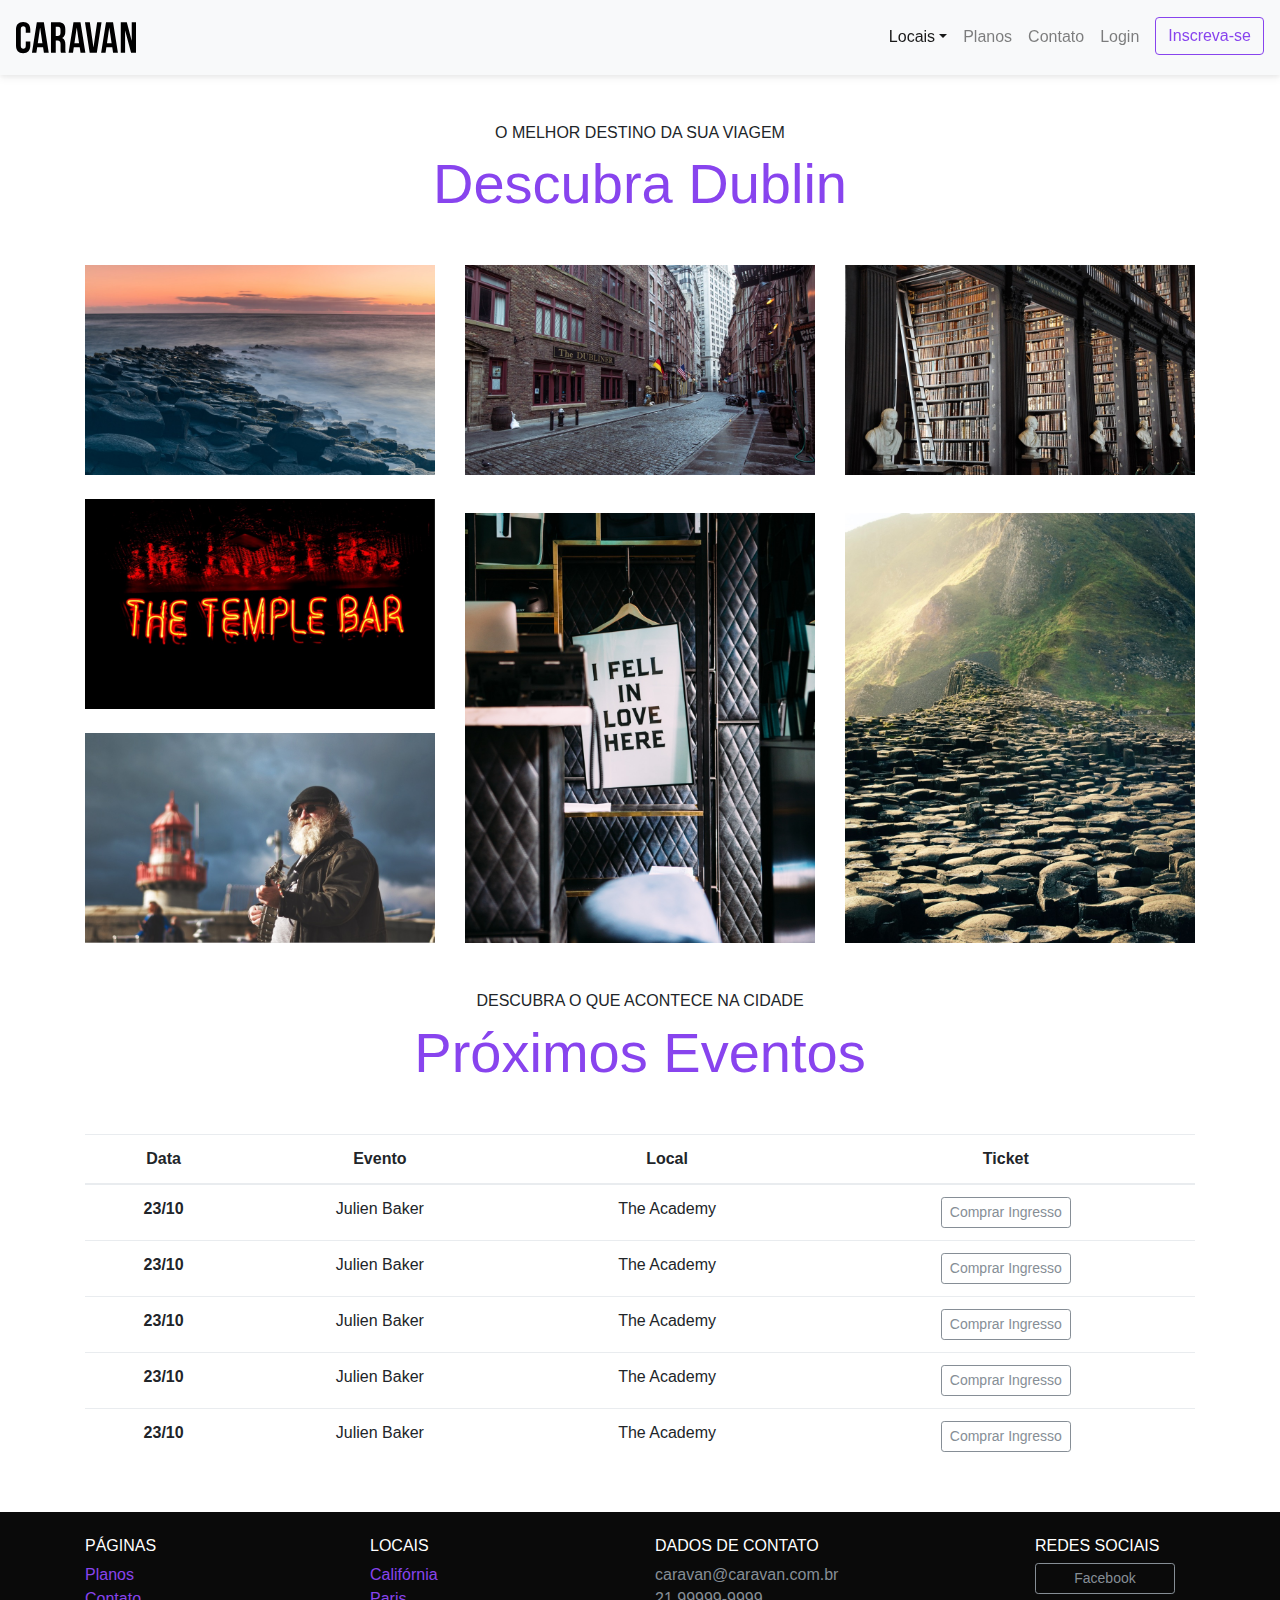
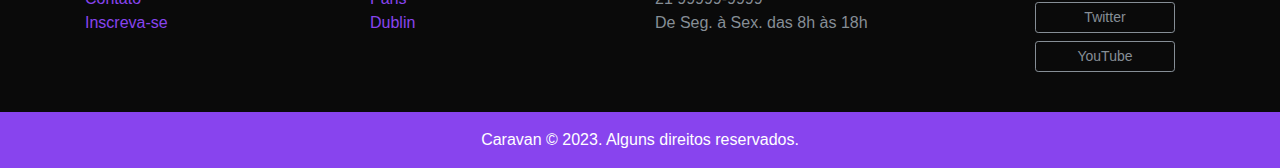
<file: local.html>
<!DOCTYPE html>
<html lang="pt-br">

<head>
  <meta charset="utf-8">
  <meta name="viewport" content="width=device-width, initial-scale=1">
  <title>Caravan - Locais</title>
  <link rel="stylesheet" href="./css/bootstrap.css">
  <link rel="stylesheet" href="./css/style.css">
</head>

<body>

  <!-- Modal -->
  <div class="modal fade" id="modalLogin" tabindex="-1" role="dialog" aria-labelledby="modalLoginTitulo"
    aria-hidden="true">
    <div class="modal-dialog" role="document">
      <div class="modal-content">
        <div class="modal-header">
          <h5 class="modal-title" id="modalLoginTitulo">Entre na Sua Conta</h5>
          <button type="button" class="close" data-dismiss="modal" aria-label="Fechar">
            <span aria-hidden="true">&times;</span>
          </button>
        </div>
        <div class="modal-body">
          <form>
            <div class="form-group">
              <label for="inputLoginEmail">E-mail</label>
              <input type="email" class="form-control" id="inputLoginEmail">
            </div>
            <div class="form-group">
              <label for="inputLoginSenha">Senha</label>
              <input type="password" class="form-control" id="inputLoginSenha">
            </div>
            <button type="submit" class="btn btn-primary">Entrar na Conta</button>
            <small class="form-text text-muted">Esqueceu a senha? <a href="#" class="text-primary">Clique
                aqui.</a></small>
          </form>
        </div>
      </div>
    </div>
  </div>
  <!-- Fecha Modal -->

  <nav class="navbar navbar-expand-md navbar-light bg-light fixed-top py-3 box-shadow">
    <a href="index.html" class="navbar-brand">
      <img src="./img/caravan.svg" alt="Caravan">
    </a>

    <button class="navbar-toggler" type="button" data-toggle="collapse" data-target="#navbarSupportedContent"
      aria-controls="navbarSupportedContent" aria-expanded="false" aria-label="Abrir navegação">
      <span class="navbar-toggler-icon"></span>
    </button>

    <div class="collapse navbar-collapse" id="navbarSupportedContent">
      <ul class="navbar-nav ml-auto">
        <li class="nav-item dropdown">
          <a href="#" class="nav-link dropdown-toggle active" id="navbarDropdown" role="button" data-toggle="dropdown"
            aria-haspopup="true" aria-expanded="false">Locais</a>
          <div class="dropdown-menu" aria-labelledby="navbarDropdown">
            <a href="local.html" class="dropdown-item">California</a>
            <a href="local.html" class="dropdown-item">Paris</a>
            <a href="local.html" class="dropdown-item">Dublin</a>
          </div>
        </li>
        <li class="nav-item">
          <a href="planos.html" class="nav-link">Planos</a>
        </li>
        <li class="nav-item">
          <a href="contato.html" class="nav-link">Contato</a>
        </li>
        <li class="nav-item">
          <a href="#" class="nav-link" data-toggle="modal" data-target="#modalLogin">Login</a>
        </li>
        <li class="nav-item">
          <a href="inscricao.html" class="btn btn-outline-primary ml-md-2">Inscreva-se</a>
        </li>
      </ul>
    </div>
  </nav>

  <section class="container">
    <div class="text-center my-5">
      <span class="h6 d-block">O MELHOR DESTINO DA SUA VIAGEM</span>
      <h1 class="display-4 text-primary">Descubra Dublin</h1>
    </div>
    <div class="row">
      <div class="col-md d-flex flex-column justify-content-between">
        <img class="img-fluid mb-4" src="./img/local/foto-1.jpg" alt="Foto 1">
        <img class="img-fluid mb-4" src="./img/local/foto-2.jpg" alt="Foto 2">
        <img class="img-fluid" src="./img/local/foto-3.jpg" alt="Foto 3">
      </div>
      <div class="col-md d-flex flex-column justify-content-between">
        <img class="img-fluid mb-4" src="./img/local/foto-4.jpg" alt="Foto 4">
        <img class="img-fluid" src="./img/local/foto-5.jpg" alt="Foto 5">
      </div>
      <div class="col-md d-flex flex-column justify-content-between">
        <img class="img-fluid mb-4" src="./img/local/foto-6.jpg" alt="Foto 6">
        <img class="img-fluid" src="./img/local/foto-7.jpg" alt="Foto 7">
      </div>
    </div>
  </section>

  <section class="container">
    <div class="text-center my-5">
      <span class="h6 d-block">DESCUBRA O QUE ACONTECE NA CIDADE</span>
      <h1 class="display-4 text-primary">Próximos Eventos</h1>
    </div>
    <table class="text-center table table-hover table-responsive-md">
      <thead>
        <tr>
          <th scope="col">Data</th>
          <th scope="col">Evento</th>
          <th scope="col">Local</th>
          <th scope="col">Ticket</th>
        </tr>
      <tbody>
        <tr>
          <th scope="row">23/10</th>
          <td>Julien Baker</td>
          <td>The Academy</td>
          <td><a href="#" class="btn btn-outline-secondary btn-sm">Comprar Ingresso</a></td>
        </tr>
        <tr>
          <th scope="row">23/10</th>
          <td>Julien Baker</td>
          <td>The Academy</td>
          <td><a href="#" class="btn btn-outline-secondary btn-sm">Comprar Ingresso</a></td>
        </tr>
        <tr>
          <th scope="row">23/10</th>
          <td>Julien Baker</td>
          <td>The Academy</td>
          <td><a href="#" class="btn btn-outline-secondary btn-sm">Comprar Ingresso</a></td>
        </tr>
        <tr>
          <th scope="row">23/10</th>
          <td>Julien Baker</td>
          <td>The Academy</td>
          <td><a href="#" class="btn btn-outline-secondary btn-sm">Comprar Ingresso</a></td>
        </tr>
        <tr>
          <th scope="row">23/10</th>
          <td>Julien Baker</td>
          <td>The Academy</td>
          <td><a href="#" class="btn btn-outline-secondary btn-sm">Comprar Ingresso</a></td>
        </tr>
      </tbody>
      </thead>
    </table>
  </section>

  <footer class="bg-dark text-white mt-5">
    <div class="container py-4">
      <div class="row">
        <div class="col-md-3 col-6">
          <h4 class="h6">PÁGINAS</h4>
          <ul class="list-unstyled">
            <li><a href="planos.html">Planos</a></li>
            <li><a href="contato.html">Contato</a></li>
            <li><a href="inscricao.html">Inscreva-se</a></li>
          </ul>
        </div>
        <div class="col-md-3 col-6">
          <h4 class=" h6">LOCAIS</h4>
          <ul class="list-unstyled">
            <li><a href="local.html">Califórnia</a></li>
            <li><a href="local.html">Paris</a></li>
            <li><a href="local.html">Dublin</a></li>
          </ul>
        </div>
        <div class="col-md-4">
          <h4 class="h6">DADOS DE CONTATO</h4>
          <ul class="list-unstyled text-secondary">
            <li>caravan@caravan.com.br</li>
            <li>21 99999-9999</li>
            <li>De Seg. à Sex. das 8h às 18h</li>
          </ul>
        </div>
        <div class="col-md-2">
          <h4 class="h6">REDES SOCIAIS</h4>
          <ul class="list-unstyled text-secondary">
            <li>
              <a href="" style="max-width:140px" class="btn btn-outline-secondary btn-sm btn-block mb-2">Facebook</a>
            </li>
            <li>
              <a href="" style="max-width:140px" class="btn btn-outline-secondary btn-sm btn-block mb-2">Twitter</a>
            </li>
            <li>
              <a href="" style="max-width:140px" class="btn btn-outline-secondary btn-sm btn-block">YouTube</a>
            </li>
          </ul>
        </div>
      </div>
    </div>
    <div class="bg-primary text-center py-3">
      <p class="mb-0">Caravan © 2023. Alguns direitos reservados.</p>
    </div>
  </footer>

  <script src="./js/jquery-3.2.1.slim.min.js"></script>
  <script src="./js/popper.min.js"></script>
  <script src="./js/bootstrap.js"></script>
  <script src="./js/main.js"></script>

</body>

</html>
</file>
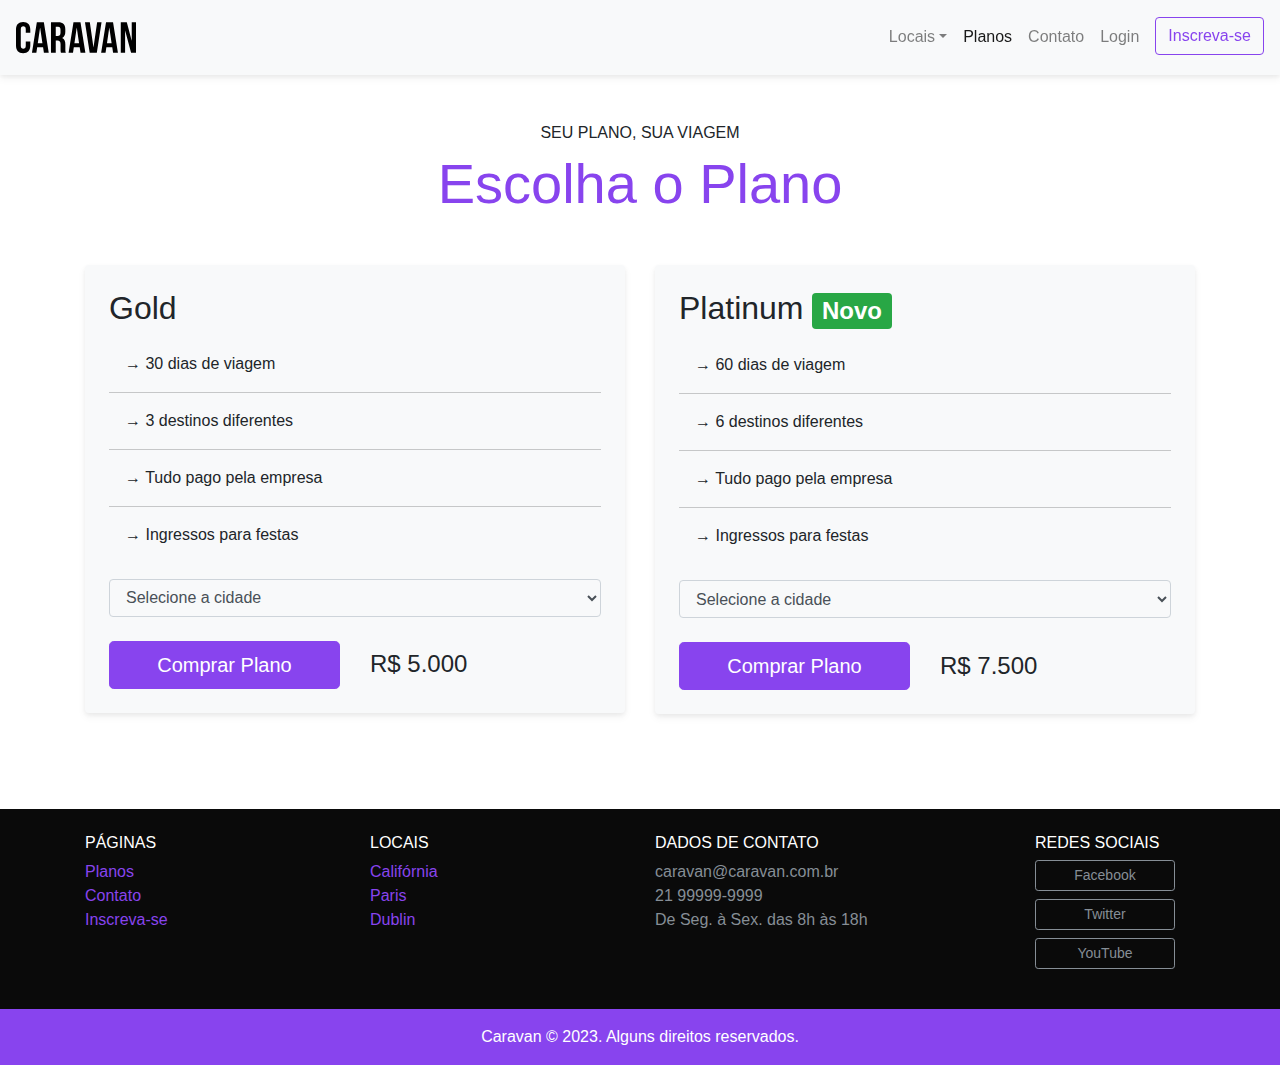
<file: planos.html>
<!DOCTYPE html>
<html lang="pt-br">

<head>
  <meta charset="utf-8">
  <meta name="viewport" content="width=device-width, initial-scale=1">
  <title>Caravan - Planos</title>
  <link rel="stylesheet" href="./css/bootstrap.css">
  <link rel="stylesheet" href="./css/style.css">
</head>

<body>

  <!-- Modal -->
  <div class="modal fade" id="modalLogin" tabindex="-1" role="dialog" aria-labelledby="modalLoginTitulo"
    aria-hidden="true">
    <div class="modal-dialog" role="document">
      <div class="modal-content">
        <div class="modal-header">
          <h5 class="modal-title" id="modalLoginTitulo">Entre na Sua Conta</h5>
          <button type="button" class="close" data-dismiss="modal" aria-label="Fechar">
            <span aria-hidden="true">&times;</span>
          </button>
        </div>
        <div class="modal-body">
          <form>
            <div class="form-group">
              <label for="inputLoginEmail">E-mail</label>
              <input type="email" class="form-control" id="inputLoginEmail">
            </div>
            <div class="form-group">
              <label for="inputLoginSenha">Senha</label>
              <input type="password" class="form-control" id="inputLoginSenha">
            </div>
            <button type="submit" class="btn btn-primary">Entrar na Conta</button>
            <small class="form-text text-muted">Esqueceu a senha? <a href="#" class="text-primary">Clique
                aqui.</a></small>
          </form>
        </div>
      </div>
    </div>
  </div>
  <!-- Fecha Modal -->

  <nav class="navbar navbar-expand-md navbar-light bg-light fixed-top py-3 box-shadow">
    <a href="index.html" class="navbar-brand">
      <img src="./img/caravan.svg" alt="Caravan">
    </a>

    <button class="navbar-toggler" type="button" data-toggle="collapse" data-target="#navbarSupportedContent"
      aria-controls="navbarSupportedContent" aria-expanded="false" aria-label="Abrir navegação">
      <span class="navbar-toggler-icon"></span>
    </button>

    <div class="collapse navbar-collapse" id="navbarSupportedContent">
      <ul class="navbar-nav ml-auto">
        <li class="nav-item dropdown">
          <a href="#" class="nav-link dropdown-toggle" id="navbarDropdown" role="button" data-toggle="dropdown"
            aria-haspopup="true" aria-expanded="false">Locais</a>
          <div class="dropdown-menu" aria-labelledby="navbarDropdown">
            <a href="local.html" class="dropdown-item">California</a>
            <a href="local.html" class="dropdown-item">Paris</a>
            <a href="local.html" class="dropdown-item">Dublin</a>
          </div>
        </li>
        <li class="nav-item">
          <a href="planos.html" class="nav-link active">Planos</a>
        </li>
        <li class="nav-item">
          <a href="contato.html" class="nav-link">Contato</a>
        </li>
        <li class="nav-item">
          <a href="#" class="nav-link" data-toggle="modal" data-target="#modalLogin">Login</a>
        </li>
        <li class="nav-item">
          <a href="inscricao.html" class="btn btn-outline-primary ml-md-2">Inscreva-se</a>
        </li>
      </ul>
    </div>
  </nav>

  <section class="container">
    <div class="text-center my-5">
      <span class="h6 d-block">SEU PLANO, SUA VIAGEM</span>
      <h1 class="display-4 text-primary">Escolha o Plano</h1>
    </div>
    <div class="row">
      <div class="col-md mb-5">
        <div class="bg-light rounded p-4 box-shadow">
          <h2>Gold</h2>
          <ul class="list-unstyled lista-plano">
            <li><span data-toggle="tooltip" data-placement="top"
                title="Isso mesmo, são 30 dias totais durante a viagem">→ 30 dias de viagem</span></li>
            <li>→ 3 destinos diferentes</li>
            <li>→ Tudo pago pela empresa</li>
            <li>→ Ingressos para festas</li>
          </ul>
          <form>
            <div class="form-group">
              <select id="inputCidades" class="form-control bg-light">
                <option>Selecione a cidade</option>
                <option>Califórnia</option>
                <option>Paris</option>
                <option>Dublin</option>
              </select>
            </div>
          </form>
          <div class="row mt-4 align-items-center">
            <div class="col">
              <a href="inscricao.html" class="btn btn-primary btn-lg btn-block">Comprar Plano</a>
            </div>
            <div class="col">
              <span class="h4">R$ 5.000</span>
            </div>
          </div>
        </div>
      </div>
      <div class="col">
        <div class="bg-light rounded p-4 box-shadow">
          <h2>Platinum <span class="badge badge-success">Novo</span></h2>
          <ul class="list-unstyled lista-plano">
            <li>→ 60 dias de viagem</li>
            <li>→ 6 destinos diferentes</li>
            <li>→ Tudo pago pela empresa</li>
            <li>→ Ingressos para festas</li>
          </ul>
          <form>
            <div class="form-group">
              <select id="inputCidades" class="form-control bg-light">
                <option>Selecione a cidade</option>
                <option>Califórnia</option>
                <option>Paris</option>
                <option>Dublin</option>
              </select>
            </div>
          </form>
          <div class="row mt-4 align-items-center">
            <div class="col">
              <a href="inscricao.html" class="btn btn-primary btn-lg btn-block">Comprar Plano</a>
            </div>
            <div class="col">
              <span class="h4">R$ 7.500</span>
            </div>
          </div>
        </div>
      </div>
    </div>
  </section>

  <footer class="bg-dark text-white mt-5">
    <div class="container py-4">
      <div class="row">
        <div class="col-md-3 col-6">
          <h4 class="h6">PÁGINAS</h4>
          <ul class="list-unstyled">
            <li><a href="planos.html">Planos</a></li>
            <li><a href="contato.html">Contato</a></li>
            <li><a href="inscricao.html">Inscreva-se</a></li>
          </ul>
        </div>
        <div class="col-md-3 col-6">
          <h4 class=" h6">LOCAIS</h4>
          <ul class="list-unstyled">
            <li><a href="local.html">Califórnia</a></li>
            <li><a href="local.html">Paris</a></li>
            <li><a href="local.html">Dublin</a></li>
          </ul>
        </div>
        <div class="col-md-4">
          <h4 class="h6">DADOS DE CONTATO</h4>
          <ul class="list-unstyled text-secondary">
            <li>caravan@caravan.com.br</li>
            <li>21 99999-9999</li>
            <li>De Seg. à Sex. das 8h às 18h</li>
          </ul>
        </div>
        <div class="col-md-2">
          <h4 class="h6">REDES SOCIAIS</h4>
          <ul class="list-unstyled text-secondary">
            <li>
              <a href="" style="max-width:140px" class="btn btn-outline-secondary btn-sm btn-block mb-2">Facebook</a>
            </li>
            <li>
              <a href="" style="max-width:140px" class="btn btn-outline-secondary btn-sm btn-block mb-2">Twitter</a>
            </li>
            <li>
              <a href="" style="max-width:140px" class="btn btn-outline-secondary btn-sm btn-block">YouTube</a>
            </li>
          </ul>
        </div>
      </div>
    </div>
    <div class="bg-primary text-center py-3">
      <p class="mb-0">Caravan © 2023. Alguns direitos reservados.</p>
    </div>
  </footer>

  <script src="./js/jquery-3.2.1.slim.min.js"></script>
  <script src="./js/popper.min.js"></script>
  <script src="./js/bootstrap.js"></script>
  <script src="./js/main.js"></script>

</body>

</html>
</file>
<file: css/style.css>
body {
  padding-top: 75px;
}

.box-shadow {
  box-shadow: 0 2px 4px 0 rgba(0, 0, 0, 0.05), 0 4px 8px 0 rgba(0, 0, 0, 0.05);
}

#home-quote {
  background: url("../img/bg-quote.jpg") center center;
  background-size: cover;
}

@media (max-width: 767px) {
  #home-quote .display-4 {
    font-size: 2.5rem;
  }

  body {
    padding-top: 0px;
  }

  .fixed-top {
    position: relative;
  }
}

.lista-plano li {
  padding: 1rem;
  border-bottom: 1px solid rgba(0, 0, 0, 0.2);
}

.lista-plano li:nth-last-child(1) {
  border-bottom: none;
}
</file>
